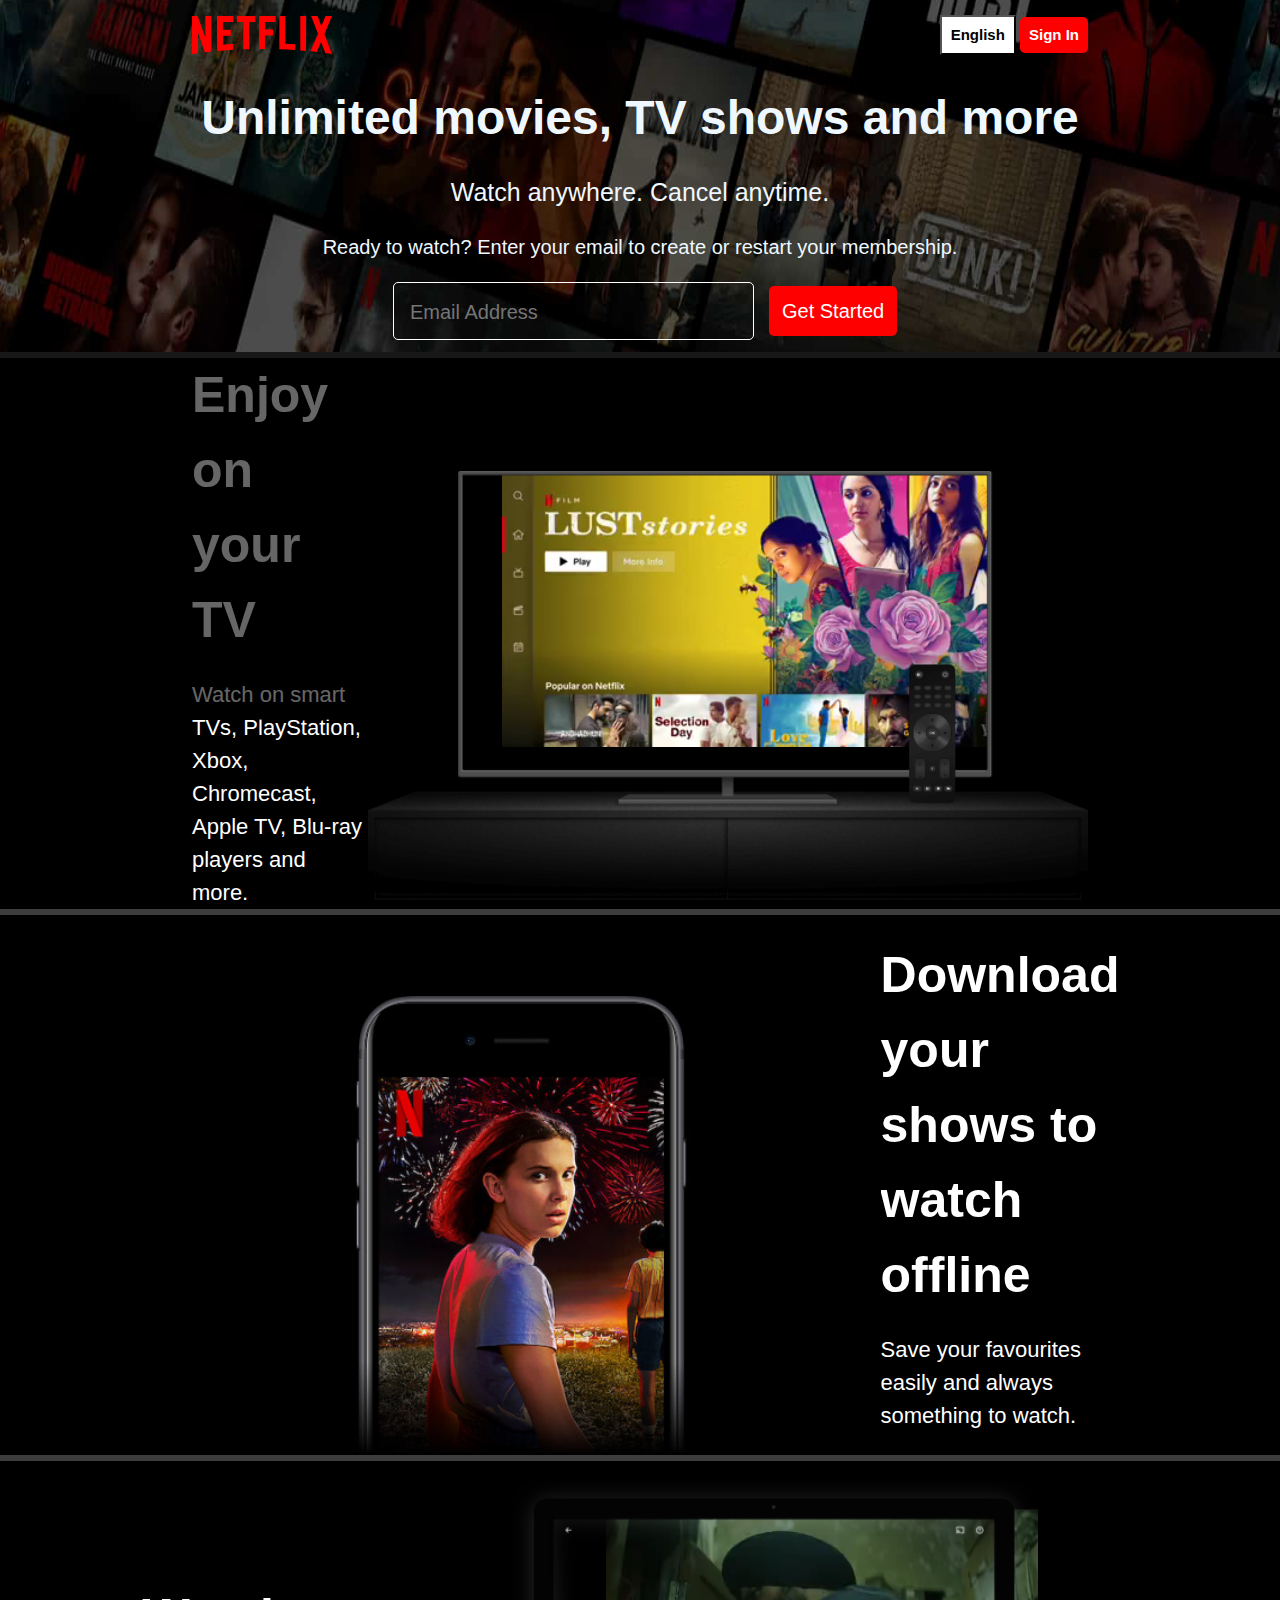
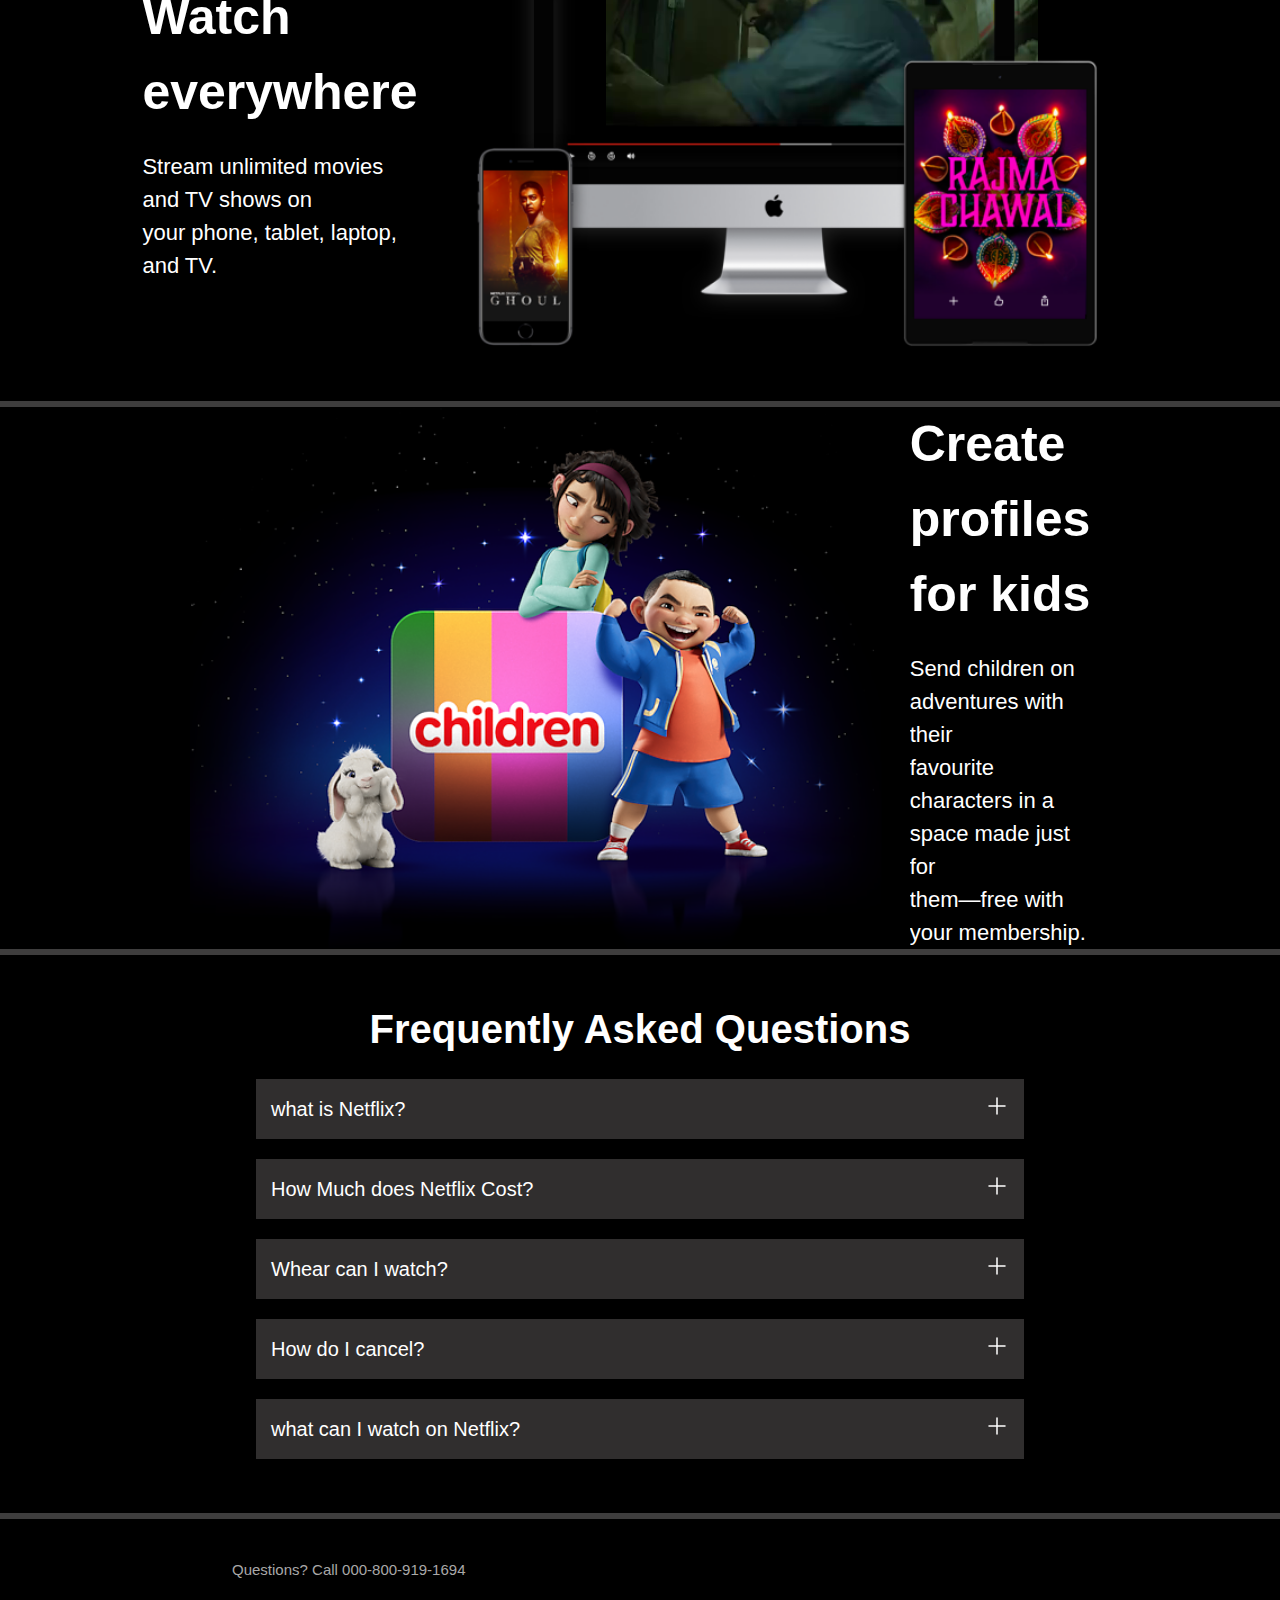
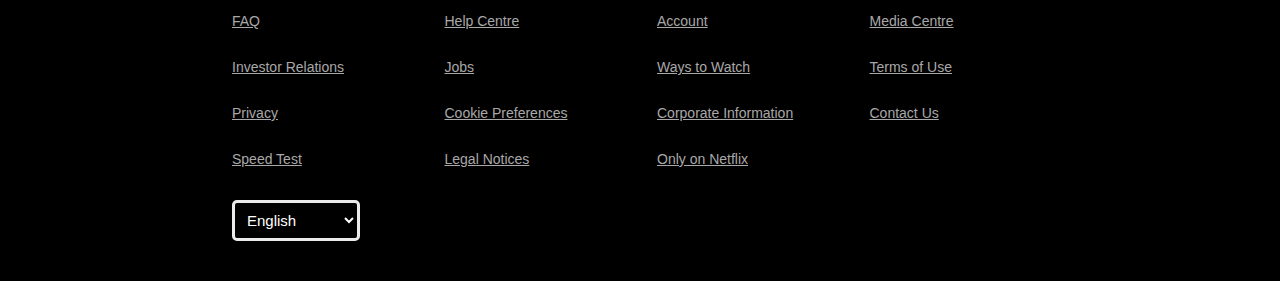
<file: index.html>
<!DOCTYPE html>
<html lang="en">

<head>
    <meta charset="UTF-8">
    <meta name="viewport" content="width=device-width, initial-scale=1.0">
    <title>Document</title>
    <link rel="stylesheet" href="https://cdnjs.cloudflare.com/ajax/libs/font-awesome/6.5.1/css/all.min.css" />
    <link rel="stylesheet" href="https://www.w3schools.com/w3css/4/w3.css">
    <link rel="stylesheet" href="style.css">
</head>

<body>



    <div class="main">
        <nav>
            <img src="img/logo.svg" alt="" class="logo">
            <div>
                <button class="btnbar"><a href="hindi.html">English</a></button>
                <button class=" btnbar btn-red">Sign In</button>
            </div>
        </nav>
        <div class="box"></div>

        <div class="hero">

            <span>Unlimited movies, TV shows and more</span>
            <span>Watch anywhere. Cancel anytime.</span>
            <span>Ready to watch? Enter your email to create or restart your membership.</span>

            <div class="btn">
                <input type="text" placeholder="Email Address">
                <button>Get Started</button>
            </div>
        </div>

        <div class="line"></div>

    </div>

    <!-- first container  -->
    <div class="container">
        <div class="first-container">
            <span> Enjoy on your TV</span>
            <span>Watch on smart TVs, PlayStation, Xbox,<br>
                Chromecast, Apple TV, Blu-ray players and <br>
                more.</span>
        </div>
        <div class="second-container">
            <img src="img/tv.png" alt="">
            <video src="video/video2.m4v" autoplay loop muted></video>
        </div>
    </div>
    <div class="line"></div>

    <!-- second container  -->
    <div class="container">
        <div class="second-container">
            <img src="img/pic 3.jpg" alt="">

        </div>
        <div class="first-container">
            <span> Download your shows to watch offline</span>
            <span>Save your favourites easily and always <br>
                something to watch.
            </span>

        </div>
    </div>
    <div class="line"></div>

    <!-- third container  -->
    <div class="container">
        <div class="first-container">
            <span> Watch everywhere</span>
            <span>Stream unlimited movies and TV shows on <br>
                your phone, tablet, laptop, and TV.
            </span>
        </div>
        <div class="second-container">
            <img src="img/pic1.png" alt="">
            <video src="video/video1.m4v" autoplay loop muted class="video-bar"></video>
        </div>
    </div>
    <div class="line"></div>

    <!-- four container  -->
    <div class="container">
        <div class="second-container">
            <img src="img/pic.png" alt="">

        </div>
        <div class="first-container">
            <span> Create profiles for kids</span>
            <span>Send children on adventures with their <br>
                favourite characters in a space made just for <br>
                them—free with your membership.
            </span>
        </div>
    </div>
    <div class="line"></div>

    <!-- five container -->

    <section class="faq">
        <h2>Frequently Asked Questions</h2>
        <div class="faqbox">
            <span>what is Netflix?</span>
            <svg xmlns="http://www.w3.org/2000/svg" viewBox="0 0 24 24" width="24" height="24" color="#000000"
                fill="white">
                <path d="M12 4V20" stroke="currentColor" stroke-width="1.5" stroke-linecap="round"
                    stroke-linejoin="round" />
                <path d="M4 12H20" stroke="currentColor" stroke-width="1.5" stroke-linecap="round"
                    stroke-linejoin="round" />
            </svg>
        </div>

        <div class="faqbox">
            <span>How Much does Netflix Cost?</span>
            <svg xmlns="http://www.w3.org/2000/svg" viewBox="0 0 24 24" width="24" height="24" color="#000000"
                fill="white">
                <path d="M12 4V20" stroke="currentColor" stroke-width="1.5" stroke-linecap="round"
                    stroke-linejoin="round" />
                <path d="M4 12H20" stroke="currentColor" stroke-width="1.5" stroke-linecap="round"
                    stroke-linejoin="round" />
            </svg>
        </div>

        <div class="faqbox">
            <span>Whear can I watch?</span>
            <svg xmlns="http://www.w3.org/2000/svg" viewBox="0 0 24 24" width="24" height="24" color="#000000"
                fill="white">
                <path d="M12 4V20" stroke="currentColor" stroke-width="1.5" stroke-linecap="round"
                    stroke-linejoin="round" />
                <path d="M4 12H20" stroke="currentColor" stroke-width="1.5" stroke-linecap="round"
                    stroke-linejoin="round" />
            </svg>
        </div>

        <div class="faqbox">
            <span>How do I cancel?</span>
            <svg xmlns="http://www.w3.org/2000/svg" viewBox="0 0 24 24" width="24" height="24" color="#000000"
                fill="white">
                <path d="M12 4V20" stroke="currentColor" stroke-width="1.5" stroke-linecap="round"
                    stroke-linejoin="round" />
                <path d="M4 12H20" stroke="currentColor" stroke-width="1.5" stroke-linecap="round"
                    stroke-linejoin="round" />
            </svg>
        </div>

        <div class="faqbox">
            <span>what can I watch on Netflix?</span>
            <svg xmlns="http://www.w3.org/2000/svg" viewBox="0 0 24 24" width="24" height="24" color="#000000"
                fill="white">
                <path d="M12 4V20" stroke="currentColor" stroke-width="1.5" stroke-linecap="round"
                    stroke-linejoin="round" />
                <path d="M4 12H20" stroke="currentColor" stroke-width="1.5" stroke-linecap="round"
                    stroke-linejoin="round" />
            </svg>
        </div>
    </section>

    <div class="line"></div>
<!-- footer section  -->

<footer>

    <span> Questions? Call 000-800-919-1694</span>
    <div class="footer-section">
    <div class="footer-item">
       
        <a href="">FAQ</a>
        <a href="">Investor Relations</a>
        <a href="">Privacy</a>
        <a href="">Speed Test</a>
    </div>
    <div class="footer-item">
        <a href="">Help Centre</a>
        <a href="">Jobs</a>
        <a href="">Cookie Preferences</a>
        <a href="">Legal Notices</a>
    </div>
    <div class="footer-item">
        <a href="">Account</a>
        <a href=""> Ways to Watch</a>
        <a href="">Corporate Information</a>
        <a href="">Only on Netflix</a>
    </div>
    <div class="footer-item">
        <a href=""> Media Centre</a>
        <a href="">Terms of Use</a>
        <a href="">Contact Us</a>
       
    </div>
</div>

<select name="" id="">english
  <option value=""><a href="index.html">English</a></option>
  <option value=""><a href="hindi.html">हिन्दी</a></option>
</select>
   

</footer>

</body>

</html>
</file>
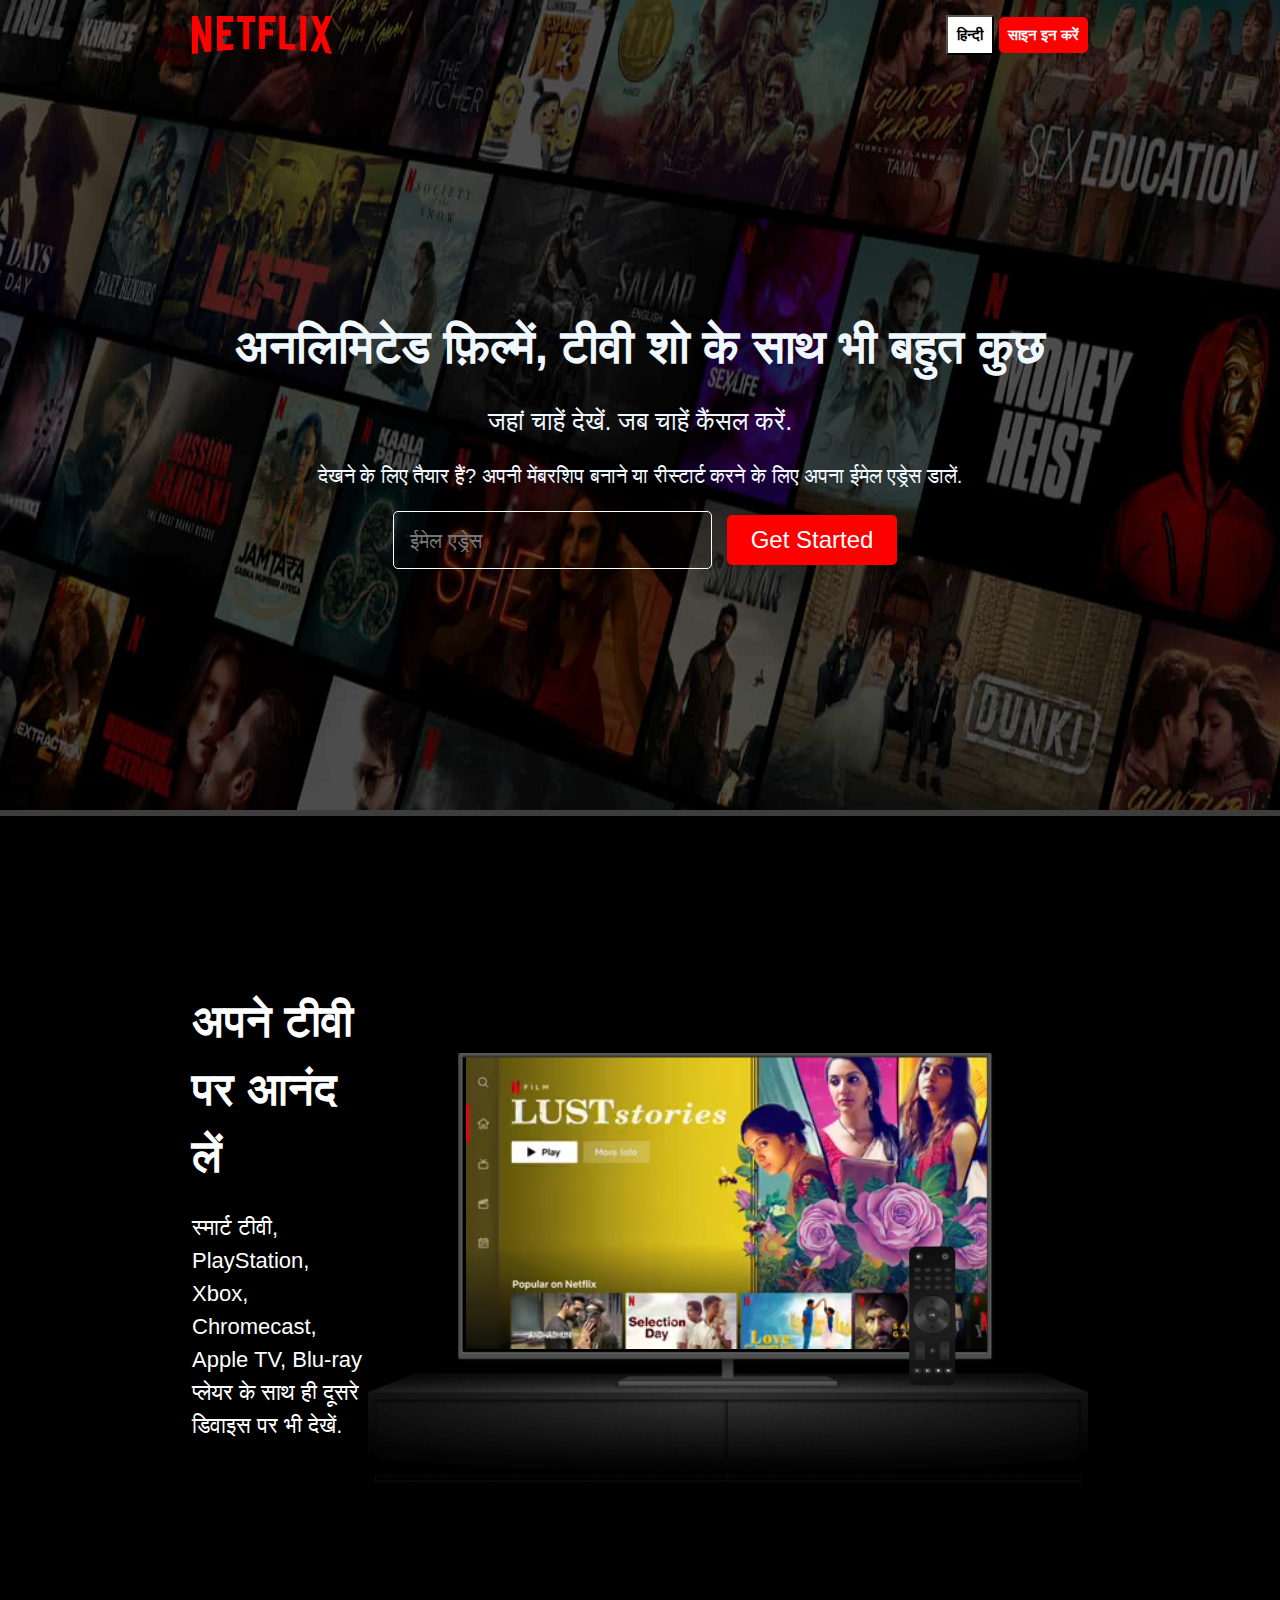
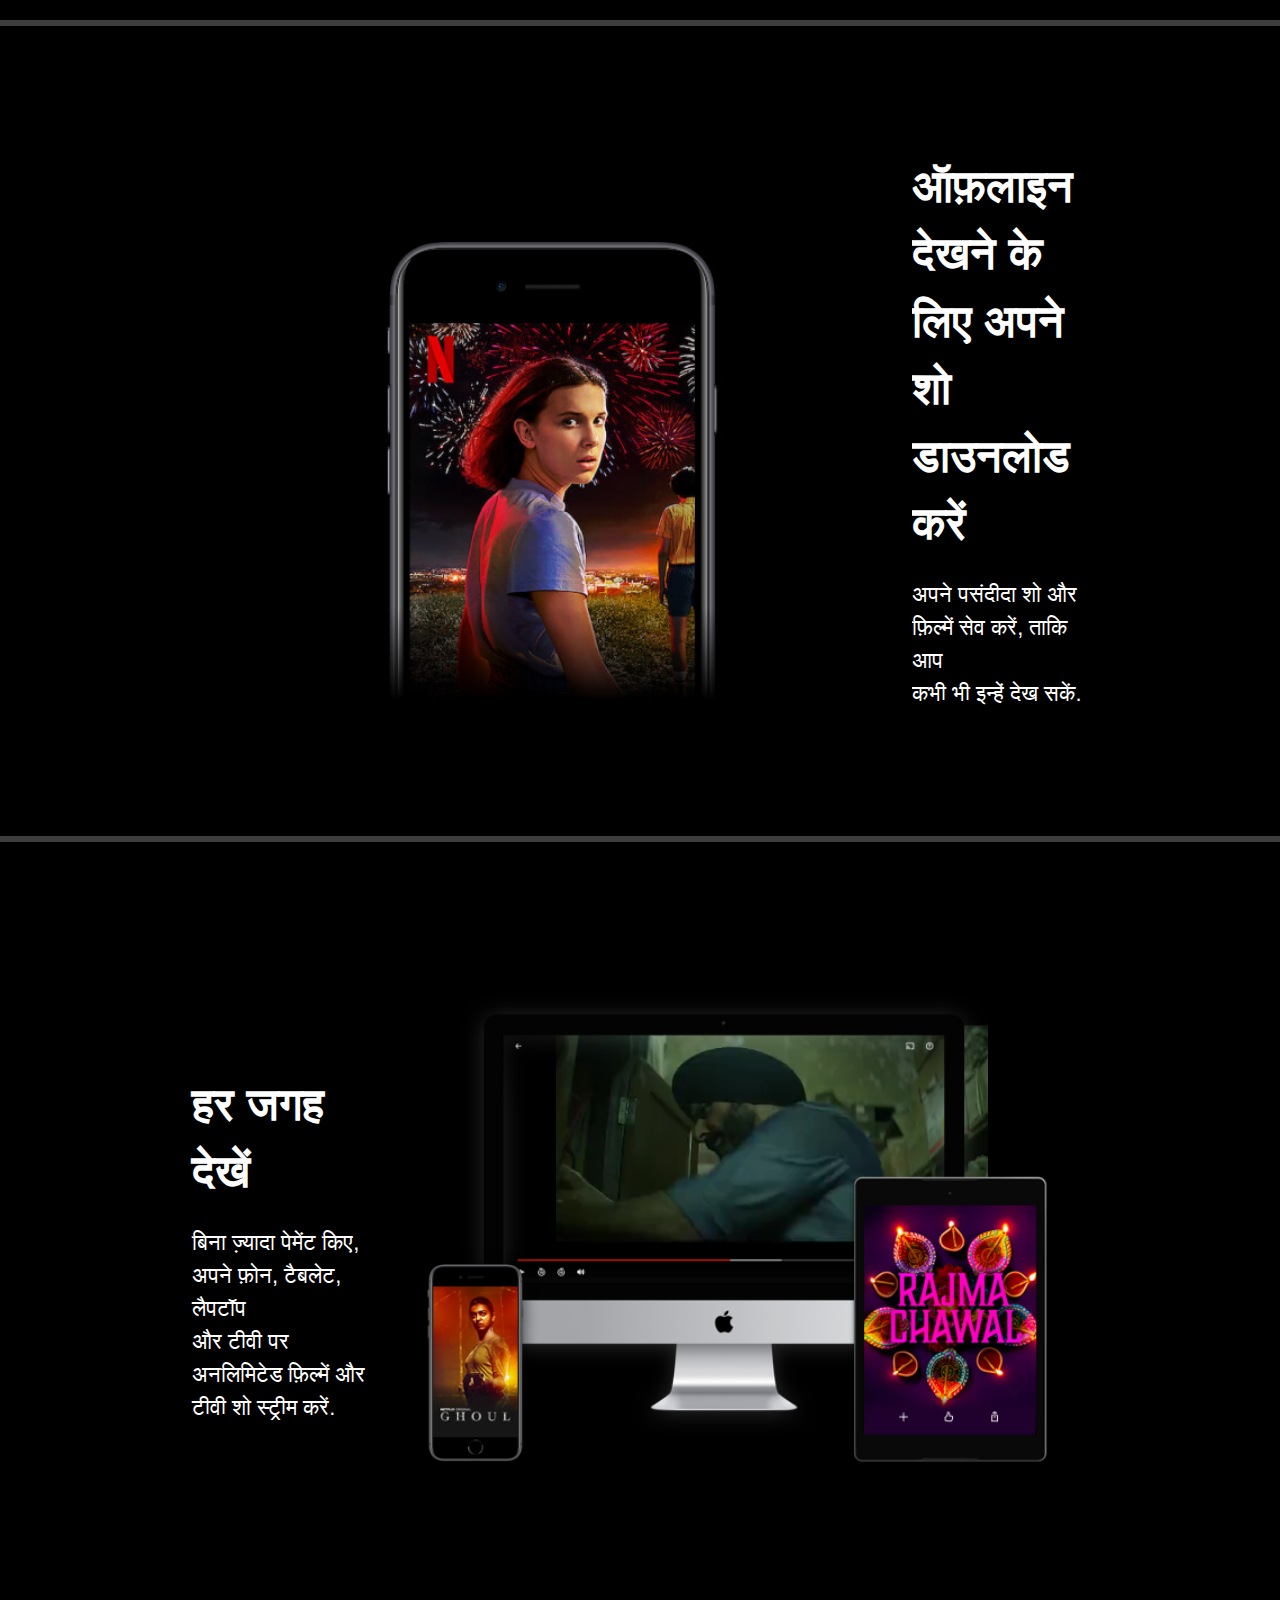
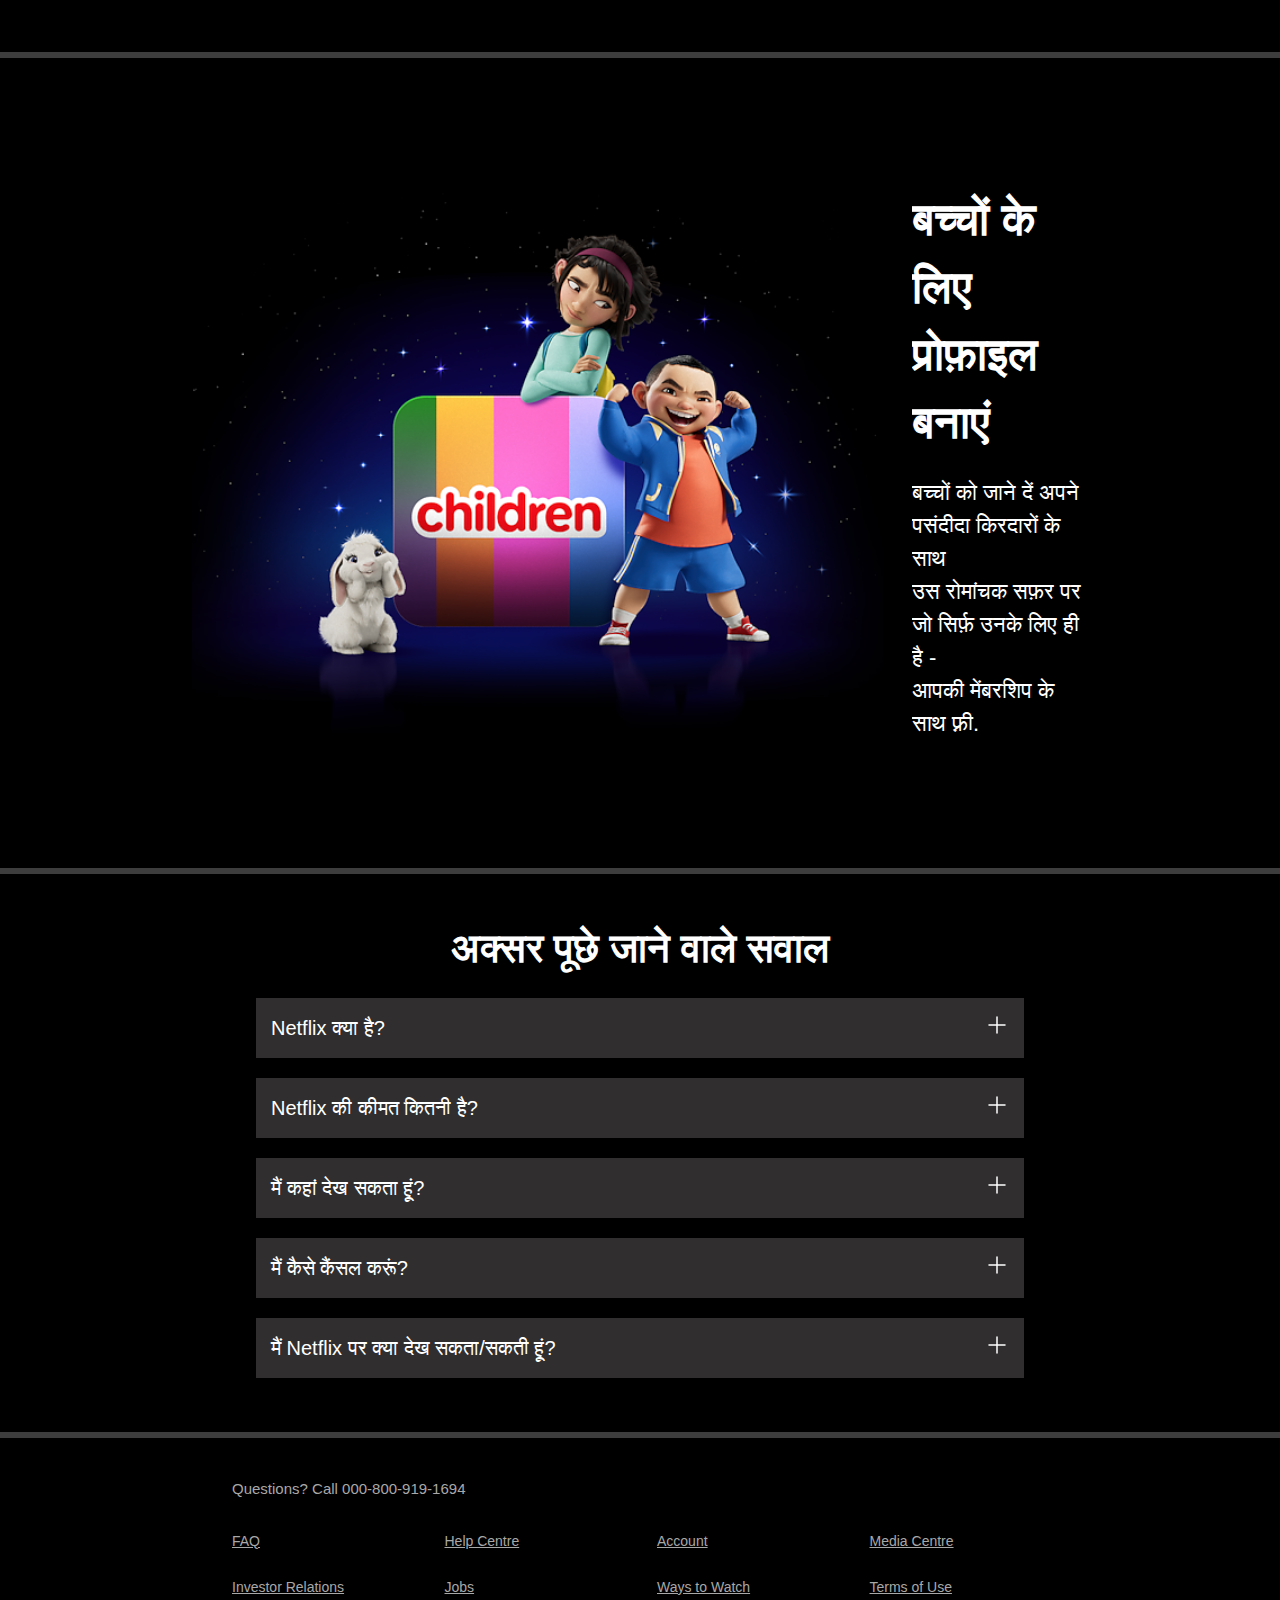
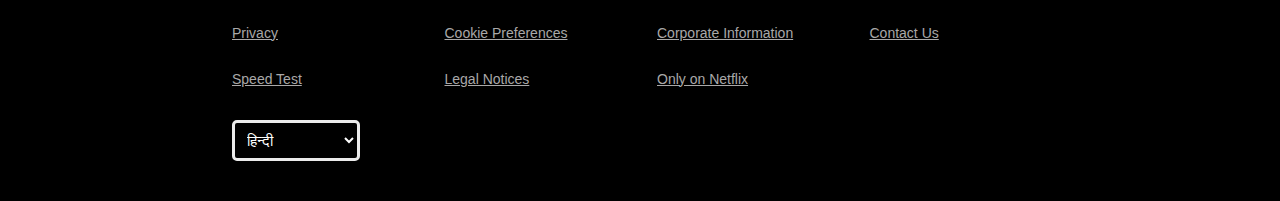
<file: hindi.html>
<!DOCTYPE html>
<html lang="en">

<head>
    <meta charset="UTF-8">
    <meta name="viewport" content="width=device-width, initial-scale=1.0">
    <title>Document</title>
    <link rel="stylesheet" href="https://cdnjs.cloudflare.com/ajax/libs/font-awesome/6.5.1/css/all.min.css" />
    <link rel="stylesheet" href="https://www.w3schools.com/w3css/4/w3.css">
    <link rel="stylesheet" href="hindi.css">
</head>

<body>



    <div class="main">
        <nav>
            <img src="img/logo.svg" alt="" class="logo">
            <div>
                <button class="btnbar"> <a href="index.html">हिन्दी</a></button>
                <button class=" btnbar btn-red">साइन इन करें</button>
            </div>
        </nav>
        <div class="box"></div>

        <div class="hero">

            <span>अनलिमिटेड फ़िल्में, टीवी शो के साथ भी बहुत कुछ</span>
            <span>जहां चाहें देखें. जब चाहें कैंसल करें.</span>
            <span>देखने के लिए तैयार हैं? अपनी मेंबरशिप बनाने या रीस्टार्ट करने के लिए अपना ईमेल एड्रेस डालें.</span>

            <div class="btn">
                <input type="text" placeholder="ईमेल एड्रेस">
                <button>Get Started</button>
            </div>
        </div>

        <div class="line"></div>

    </div>

    <!-- first container  -->
    <div class="container">
        <div class="first-container">
            <span> अपने टीवी पर आनंद लें</span>
            <span>स्मार्ट टीवी, PlayStation, Xbox, Chromecast,<br>
                Apple TV, Blu-ray प्लेयर के साथ ही दूसरे <br>
                डिवाइस पर भी देखें.</span>
        </div>
        <div class="second-container">
            <img src="img/tv.png" alt="">
            <video src="video/video2.m4v" autoplay loop muted></video>
        </div>
    </div>
    <div class="line"></div>

    <!-- second container  -->
    <div class="container">
        <div class="second-container">
            <img src="img/pic 3.jpg" alt="">

        </div>
        <div class="first-container">
            <span> ऑफ़लाइन देखने के लिए अपने शो डाउनलोड करें</span>
            <span>अपने पसंदीदा शो और फ़िल्में सेव करें, ताकि आप  <br>
                कभी भी इन्हें देख सकें.
            </span>

        </div>
    </div>
    <div class="line"></div>

    <!-- third container  -->
    <div class="container">
        <div class="first-container">
            <span> हर जगह देखें</span>
            <span>बिना ज़्यादा पेमेंट किए, अपने फ़ोन, टैबलेट, लैपटॉप <br>
                और टीवी पर अनलिमिटेड फ़िल्में और टीवी शो स्ट्रीम करें.
            </span>
        </div>
        <div class="second-container">
            <img src="img/pic1.png" alt="">
            <video src="video/video1.m4v" autoplay loop muted class="video-bar"></video>
        </div>
    </div>
    <div class="line"></div>

    <!-- four container  -->
    <div class="container">
        <div class="second-container">
            <img src="img/pic.png" alt="">

        </div>
        <div class="first-container">
            <span> बच्चों के लिए प्रोफ़ाइल बनाएं</span>
            <span>बच्चों को जाने दें अपने पसंदीदा किरदारों के साथ  <br>
                उस रोमांचक सफ़र पर जो सिर्फ़ उनके लिए ही है - <br>
                आपकी मेंबरशिप के साथ फ़्री.
            </span>
        </div>
    </div>
    <div class="line"></div>

    <!-- five container -->

    <section class="faq">
        <h2>अक्सर पूछे जाने वाले सवाल</h2>
        <div class="faqbox">
            <span>Netflix क्या है?</span>
            <svg xmlns="http://www.w3.org/2000/svg" viewBox="0 0 24 24" width="24" height="24" color="#000000"
                fill="white">
                <path d="M12 4V20" stroke="currentColor" stroke-width="1.5" stroke-linecap="round"
                    stroke-linejoin="round" />
                <path d="M4 12H20" stroke="currentColor" stroke-width="1.5" stroke-linecap="round"
                    stroke-linejoin="round" />
            </svg>
        </div>

        <div class="faqbox">
            <span>Netflix की कीमत कितनी है?</span>
            <svg xmlns="http://www.w3.org/2000/svg" viewBox="0 0 24 24" width="24" height="24" color="#000000"
                fill="white">
                <path d="M12 4V20" stroke="currentColor" stroke-width="1.5" stroke-linecap="round"
                    stroke-linejoin="round" />
                <path d="M4 12H20" stroke="currentColor" stroke-width="1.5" stroke-linecap="round"
                    stroke-linejoin="round" />
            </svg>
        </div>

        <div class="faqbox">
            <span>मैं कहां देख सकता हूं?</span>
            <svg xmlns="http://www.w3.org/2000/svg" viewBox="0 0 24 24" width="24" height="24" color="#000000"
                fill="white">
                <path d="M12 4V20" stroke="currentColor" stroke-width="1.5" stroke-linecap="round"
                    stroke-linejoin="round" />
                <path d="M4 12H20" stroke="currentColor" stroke-width="1.5" stroke-linecap="round"
                    stroke-linejoin="round" />
            </svg>
        </div>

        <div class="faqbox">
            <span>मैं कैसे कैंसल करूं?</span>
            <svg xmlns="http://www.w3.org/2000/svg" viewBox="0 0 24 24" width="24" height="24" color="#000000"
                fill="white">
                <path d="M12 4V20" stroke="currentColor" stroke-width="1.5" stroke-linecap="round"
                    stroke-linejoin="round" />
                <path d="M4 12H20" stroke="currentColor" stroke-width="1.5" stroke-linecap="round"
                    stroke-linejoin="round" />
            </svg>
        </div>

        <div class="faqbox">
            <span>मैं Netflix पर क्या देख सकता/सकती हूं?</span>
            <svg xmlns="http://www.w3.org/2000/svg" viewBox="0 0 24 24" width="24" height="24" color="#000000"
                fill="white">
                <path d="M12 4V20" stroke="currentColor" stroke-width="1.5" stroke-linecap="round"
                    stroke-linejoin="round" />
                <path d="M4 12H20" stroke="currentColor" stroke-width="1.5" stroke-linecap="round"
                    stroke-linejoin="round" />
            </svg>
        </div>
    </section>

    <div class="line"></div>
<!-- footer section  -->

<footer>

    <span> Questions? Call 000-800-919-1694</span>
    <div class="footer-section">
    <div class="footer-item">
       
        <a href="">FAQ</a>
        <a href="">Investor Relations</a>
        <a href="">Privacy</a>
        <a href="">Speed Test</a>
    </div>
    <div class="footer-item">
        <a href="">Help Centre</a>
        <a href="">Jobs</a>
        <a href="">Cookie Preferences</a>
        <a href="">Legal Notices</a>
    </div>
    <div class="footer-item">
        <a href="">Account</a>
        <a href=""> Ways to Watch</a>
        <a href="">Corporate Information</a>
        <a href="">Only on Netflix</a>
    </div>
    <div class="footer-item">
        <a href=""> Media Centre</a>
        <a href="">Terms of Use</a>
        <a href="">Contact Us</a>
       
    </div>
</div>

<select name="" id="">english
  <option value=""><a href="hindi.html">हिन्दी</a></option>
  <option value=""><a href="index.html">English</a></option>
</select>
   

</footer>

</body>

</html>
</file>
<file: style.css>
* {
    padding: 0%;
    margin: 0;
}

body {
    background-color: black;
}

.main {
    background-image: url(img/back.jpg);
    background-position: center center;
    background-repeat: no-repeat;
    background-size: 1400px 100vw;
    position: relative;

}

.main .box {
    height: 80vh;
    width: 100%;
    opacity: 0.60;
    position: absolute;
    top: 0;
    background-color: black;
}

nav {
    display: flex;
    justify-content: space-between;
    align-items: center;
    margin: auto;
    width: 70%;
    height: 70px;
}

.logo {
    color: red;
    width: 140px;
    position: relative;
    z-index: 10;
}

nav button {
    position: relative;
    z-index: 10;
}

.btnbar {
    padding: 7px 9px;
    font-weight: bold;
    background-color: white;
    cursor: pointer;
}

.btnbar a {
    text-decoration: none;
}

.btn-red {
    background-color: red;
    color: white;
    border: none;
    border-radius: 5px;
}

.hero {
    font-family: sans-serif;
    color: aliceblue;
    display: flex;
    justify-content: center;
    align-items: center;
    flex-direction: column;
    position: relative;
    height: calc(100% - 70px);
    gap: 20px;
    padding: 12px 30px;
}

.hero> :first-child {
    font-size: 48px;
    text-align: center;
    font-weight: bolder;
}

.hero> :nth-child(2) {
    font-size: 25px;
    font-weight: 400;
    text-align: center;
}

.hero> :nth-child(3) {
    font-size: 20px;
    text-align: center;
}


.btn input {
    width: 90%;
    font-size: 20px;
    background-color: transparent;
    border: 1px solid white;
    padding: 14px 36px 12px 16px;
    border-radius: 5px;
    margin: 0 10px;
    color: white;
}

.btn {

    display: flex;
    justify-content: center;
    align-items: center;
    gap: 5px;

}

.btn button {
    font-size: 20px;
    font-weight: 400;
    color: white;
    background-color: red;
    width: 170px;
    height: 50px;
    border: none;
    border-radius: 5px;
    cursor: pointer;
    text-align: center;
}

.line {
    height: 6px;
    background-color: rgb(62, 61, 61);
    text-align: center;
}


.container {
    display: flex;
    justify-content: center;
    align-items: center;
    width: 70%;
    margin: auto;


}



.first-container {
    display: flex;
    flex-direction: column;
    justify-content: center;
    color: white;
    gap: 20px;
    flex-wrap: wrap;

}



.first-container :first-child {
    font-size: 50px;
    font-family: "Segoe UI", Arial, sans-serif;
    font-weight: bold;
}

.first-container :nth-child(2) {
    font-size: 22px;
    font-weight: 500;
    font-family: "Segoe UI", Arial, sans-serif;
}

.second-container {
    position: relative;
}

.second-container img {
    width: 80vh;
    position: relative;
    z-index: 10;
}


.second-container video {
    width: 80%;
    position: absolute;
    right: 10px;
    top: 60px;
}

.down {
    width: 300px;
    height: 100px;
    display: flex;
    justify-content: center;
    align-items: center;
    border: 2px solid gray;
    border-radius: 15px;
    position: absolute;


}

.down img {
    width: 62px;
    position: relative;
}

.down-list {
    display: flex;
    flex-direction: column;
    padding: 0 30px;
}

.down-list :first-child {
    color: white;
    font-weight: bold;
}

.down-list :nth-child(2) a {
    color: blue;
    text-decoration: none;
}



.second-container .video-bar {

    width: 60%;
    position: absolute;
    right: 100px;
    top: 35px;
}

.faq {
    background: black;
    color: white;
    padding: 34px;
}

.faq h2 {
    text-align: center;
    font-size: 40px;
    font-weight: bolder;
    font-family: "Segoe UI", Arial, sans-serif;
}

.faqbox svg {
    filter: invert(1);
}

.faqbox {
    background-color: rgb(48, 46, 46);
    display: flex;
    justify-content: space-between;
    padding: 15px;
    font-weight: 400;
    font-size: 20px;
    width: 60vw;
    margin: 20px auto;
    cursor: pointer;
    transition: all .5s ease-in;
}

.faqbox:hover {
    background-color: rgb(87, 80, 80);
}

footer {
    color: #a9a8a8;
    max-width: 70vw;
    margin: auto;
    padding: 40px;
}

.footer-section {
    display: grid;
    grid-template-columns: 1fr 1fr 1fr 1fr;
    max-width: 64vw;
    gap: 34px;
}

.footer-item {
    display: flex;
    flex-direction: column;
    gap: 25px;
    padding: 30px 0;
}

.footer-item a {
    font-size: 14px;
}

select {
    width: 10vw;
    padding: 8px;
    border: 3px solid rgb(235, 235, 235);
    border-radius: 5px;
    background: transparent;
    color: white;
}

select option {
    color: black;
    cursor: pointer;
}

@media (max-width:800px) {
    .container {
        flex-wrap: wrap;

    }

    .footer-section {
        display: grid;
        grid-template-columns: 1fr 1fr;

    }

    .second-container img {
        width: 65vh;

    }


    .second-container video {
        right: 18px;
        top: 43px;

    }

    .second-container .video-bar {
        right: 57px;
        top: 16px;

    }

    .hero> :first-child {
        font-size: 32px;

    }

    .hero> :nth-child(2) {
        font-size: 18px;

    }

    .hero> :nth-child(3) {
        font-size: 18px;

    }

    .first-container :first-child {
        font-size: 40px;

    }

    .first-container :nth-child(2) {
        font-size: 20px;

    }
}

@media (max-width:580px) {
    .logo {
        width: 90px;

    }

    .btnbar {
        padding: 4px 6px;

    }

    .btn button {
        height: 40px;

    }

    .btn {
        flex-direction: column;

    }

    .btn input {
        padding: 9px 30px 8px 11px;
        font-size: 16px;
        width: 100%;
    }

    .first-container :first-child {
        font-size: 32px;

    }

    .first-container :nth-child(2) {
        font-size: 18px;

    }

    .faq h2 {
        
        font-size: 32px;
    }

}

@media (max-width:370px) {
    nav {
        flex-direction: column;
        gap: 10px;
    }
}

@media (max-width:430px) {
    .main .box {
        height: 46vh;
    }

    .second-container img {
        width: 40vh;
    }

    .second-container video {
        right: 19px;
        top: 27px
    }
}
</file>
<file: hindi.css>
* {
    padding: 0%;
    margin: 0;
}

body {
    background-color: black;
}

.main {
    background-image: url(img/back.jpg);
    background-repeat: no-repeat;
    background-size: 1400px 100vw;
    height: 90vh;
    position: relative;
}

.main .box {
    height: 90vh;
    width: 100%;
    opacity: 0.60;
    position: absolute;
    top: 0;
    background-color: black;
}

nav {
    display: flex;
    justify-content: space-between;
    align-items: center;
    margin: auto;
    width: 70%;
    height: 70px;
}

.logo {
    color: red;
    width: 140px;
    position: relative;
    z-index: 10;
}

nav button {
    position: relative;
    z-index: 10;
}
.btnbar {
    padding: 7px 9px;
    font-weight: bold;
    background-color: white;
    cursor: pointer;
}

.btnbar a{
    text-decoration: none;
}

.btn-red {
    background-color: red;
    color: white;
    border: none;
    border-radius: 5px;
}

.hero {
    font-family: sans-serif;
    color: aliceblue;
    display: flex;
    justify-content: center;
    align-items: center;
    flex-direction: column;
    position: relative;
    height: calc(100% - 70px);
    gap: 20px;
    padding: 0 30px;
}

.hero> :first-child {
    font-size: 48px;
    text-align: center;
    font-weight: bolder;
}

.hero> :nth-child(2) {
    font-size: 25px;
    font-weight: 400;
    text-align: center;
}

.hero> :nth-child(3) {
    font-size: 20px;
    text-align: center;
}


.btn input {
   
    font-size: 20px;
    background-color: transparent;
    border: 1px solid white;
    padding: 14px 36px 12px 16px;
    border-radius: 5px;
    margin: 0 10px;
    color: white;
}

.btn {

    display: flex;
    justify-content: center;
    align-items: center;
    gap: 5px;
}

.btn button {
    font-size: 24px;
    font-weight: 500;
    color: white;
    background-color: red;
    width: 170px;
    height: 50px;
    border: none;
    border-radius: 5px;
    cursor: pointer;
    text-align: center;
}

.line {
    height: 6px;
    background-color: rgb(62, 61, 61);
    text-align: center;
}


.container{
   display: flex;
   justify-content: space-between;
   align-items: center;
   height: 90vh;
  width: 70%;
  margin: auto;
 
  
}

.first-container {
    display: flex;
    flex-direction: column;
    justify-content: center;
   color: white;
   gap: 20px;

}

.first-container :first-child{
    font-size: 45px;
    font-family: "Segoe UI", Arial, sans-serif;
    font-weight: bold;
}

.first-container :nth-child(2){
    font-size: 22px;
    font-weight: 500;
    font-family:"Segoe UI", Arial, sans-serif;
}
.second-container{
    position: relative;
}

.second-container img{
    width: 80vh;
    position: relative;
    z-index: 10;
}

  
.second-container video{
    width: 85%;
    position: absolute;
    right: 10px;
    top: 60px;
}

.down{
    width: 300px;
    height: 100px;
    display: flex;
    justify-content: center;
    align-items: center;
    border: 2px solid gray;
    border-radius: 15px;
    position: absolute;
    
    
}

.down img{
    width: 62px;
    position: relative;
}

.down-list {
    display: flex;
    flex-direction: column;
    padding: 0 30px;
}

.down-list :first-child{
    color: white;
    font-weight: bold;
}

.down-list :nth-child(2) a{
   color: blue;
   text-decoration: none;
}



.second-container .video-bar{

    width: 60%;
    position: absolute;
    right: 100px;
    top: 35px;
}

.faq{
    background: black;
    color: white;
    padding: 34px;
}

.faq h2{
    text-align: center;
    font-size: 40px;
    font-weight:bolder;
    font-family: "Segoe UI", Arial, sans-serif ;
}
.faqbox svg{
    filter:invert(1);
}
.faqbox{
    background-color:rgb(48, 46, 46);
    display: flex;
    justify-content: space-between;
    padding: 15px;
    font-weight: 400;
    font-size: 20px;
    width: 60vw;
    margin:20px auto;
    cursor: pointer;
    transition: all .5s ease-in;
}
.faqbox:hover{
    background-color: rgb(87, 80, 80);
}

footer{
    color: #a9a8a8;
    max-width: 70vw;
    margin: auto;
    padding: 40px;
}

.footer-section{
    display: grid;
    grid-template-columns: 1fr 1fr 1fr 1fr;
    max-width: 64vw;
   gap: 34px;
}

.footer-item{
    display: flex;
    flex-direction: column;
    gap: 25px;
    padding: 30px  0;
}

.footer-item a{
    font-size: 14px;
}

select{
    width: 10vw;
    padding: 8px;
    border: 3px solid rgb(235, 235, 235);
    border-radius: 5px;
    background: transparent;
    color: white;
}

select option{
    color: black;
    cursor: pointer;
}
</file>
